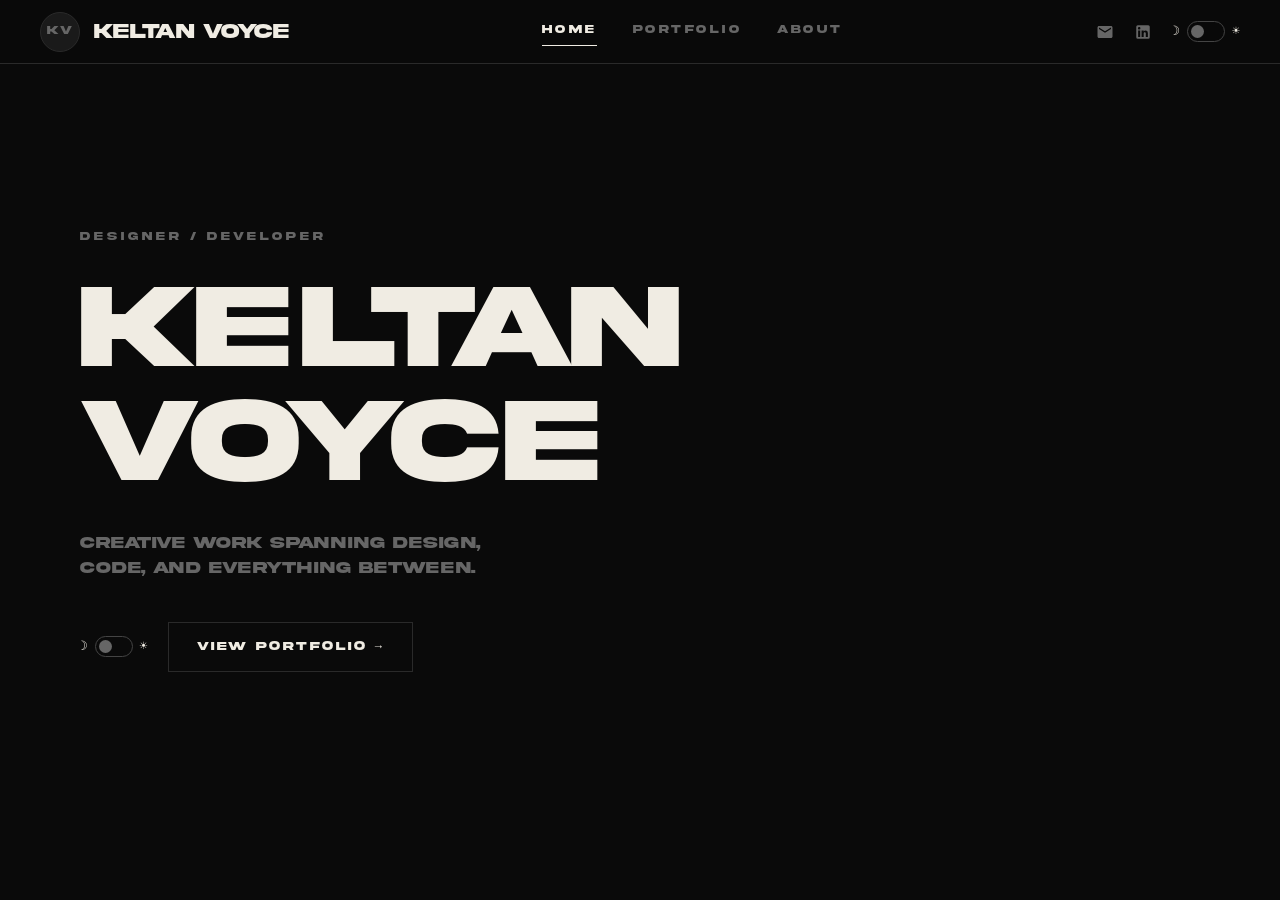
<file: index.html>
<!DOCTYPE html>
<html lang="en">
<head>
  <meta charset="UTF-8">
  <meta name="viewport" content="width=device-width, initial-scale=1.0">
  <title>Keltan Voyce</title>
  <link rel="stylesheet" href="css/style.css">
</head>
<body>

  <nav>
    <a class="nav-left" href="index.html">
      <div class="nav-avatar">
        <!-- <img src="images/profile.jpg" alt="Keltan Voyce"> -->
        <span class="initials">KV</span>
      </div>
      <span class="nav-name">Keltan Voyce</span>
    </a>

    <div class="nav-links">
      <a href="index.html" class="active">Home</a>
      <a href="portfolio.html">Portfolio</a>
      <a href="about.html">About</a>
    </div>

    <div class="nav-icons">
      <a href="mailto:keltanvoy@gmail.com" title="Email" aria-label="Send email">
        <svg viewBox="0 0 24 24"><path d="M20 4H4C2.9 4 2 4.9 2 6v12c0 1.1.9 2 2 2h16c1.1 0 2-.9 2-2V6c0-1.1-.9-2-2-2zm0 4l-8 5-8-5V6l8 5 8-5v2z"/></svg>
      </a>
      <a href="https://www.linkedin.com/in/keltan-voyce-00b144232/" title="LinkedIn" aria-label="LinkedIn" target="_blank" rel="noopener">
        <svg viewBox="0 0 24 24"><path d="M19 3A2 2 0 0 1 21 5V19A2 2 0 0 1 19 21H5A2 2 0 0 1 3 19V5A2 2 0 0 1 5 3H19M18.5 18.5V13.2A3.26 3.26 0 0 0 15.24 9.94C14.39 9.94 13.4 10.46 12.92 11.24V10.13H10.13V18.5H12.92V13.57C12.92 12.8 13.54 12.17 14.31 12.17A1.4 1.4 0 0 1 15.71 13.57V18.5H18.5M6.88 8.56A1.68 1.68 0 0 0 8.56 6.88C8.56 5.95 7.81 5.19 6.88 5.19A1.69 1.69 0 0 0 5.19 6.88C5.19 7.81 5.95 8.56 6.88 8.56M8.27 18.5V10.13H5.5V18.5H8.27Z"/></svg>
      </a>
      <label class="theme-toggle" title="Toggle day/night">
        <span class="toggle-icon">☽</span>
        <input type="checkbox" class="theme-switch">
        <span class="toggle-track"><span class="toggle-thumb"></span></span>
        <span class="toggle-icon">☀</span>
      </label>
    </div>
  </nav>

  <main class="home-main">
    <div class="home-hero">
      <p class="home-eyebrow">Designer / Developer</p>
      <h1 class="home-title">Keltan<br>Voyce</h1>
      <p class="home-sub">
        <!--  Write a short tagline or bio here  -->
        Creative work spanning design, code, and everything between.
      </p>
      <div class="home-cta-row">
        <label class="theme-toggle" title="Toggle day/night">
          <span class="toggle-icon">☽</span>
          <input type="checkbox" class="theme-switch">
          <span class="toggle-track"><span class="toggle-thumb"></span></span>
          <span class="toggle-icon">☀</span>
        </label>
        <a href="portfolio.html" class="home-cta">View Portfolio →</a>
      </div>
    </div>
  </main>

  <script src="js/main.js"></script>
</body>
</html>
</file>
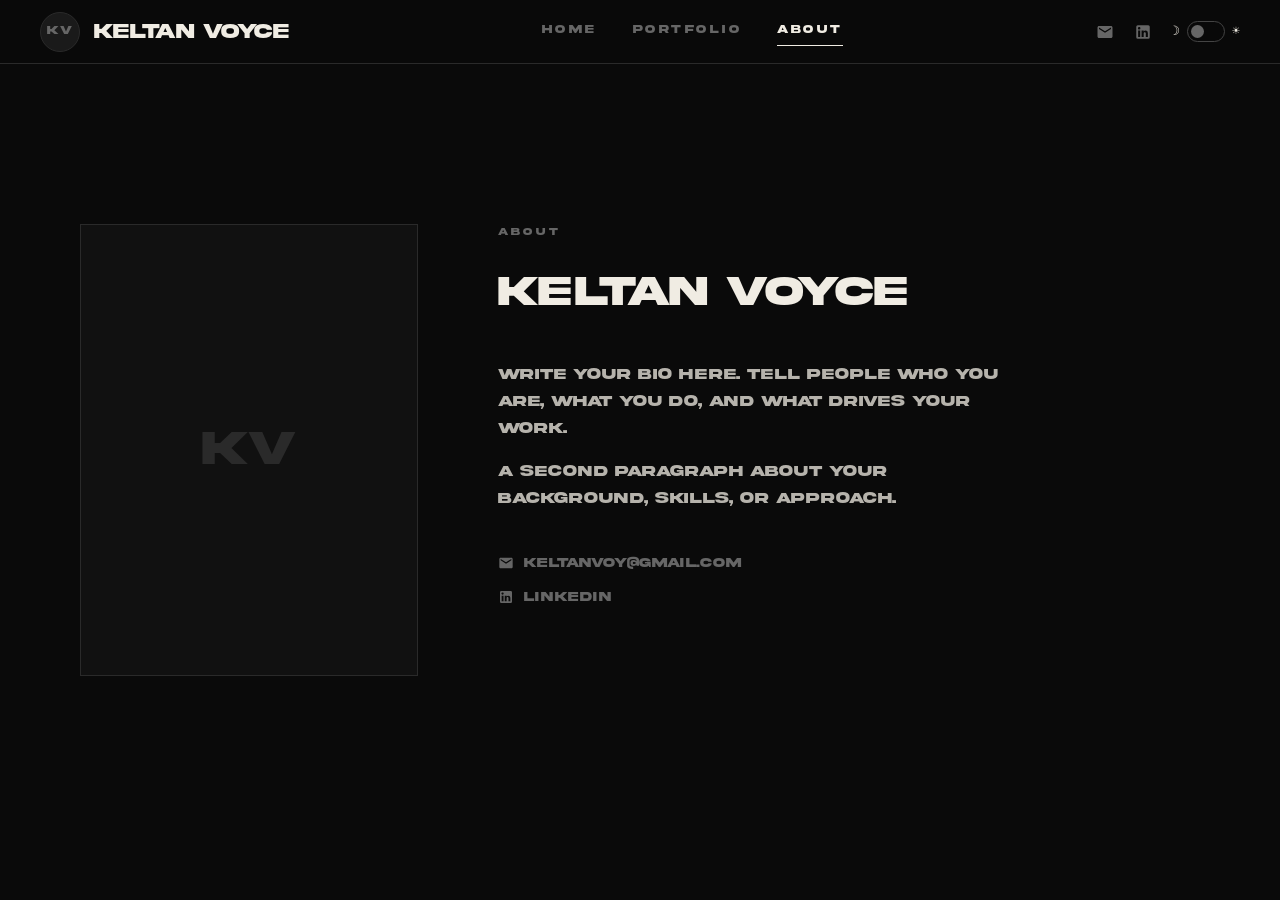
<file: about.html>
<!DOCTYPE html>
<html lang="en">
<head>
  <meta charset="UTF-8">
  <meta name="viewport" content="width=device-width, initial-scale=1.0">
  <title>Keltan Voyce — About</title>
  <link rel="stylesheet" href="css/style.css">
</head>
<body>

  <nav>
    <a class="nav-left" href="index.html">
      <div class="nav-avatar">
        <!-- <img src="images/profile.jpg" alt="Keltan Voyce"> -->
        <span class="initials">KV</span>
      </div>
      <span class="nav-name">Keltan Voyce</span>
    </a>

    <div class="nav-links">
      <a href="index.html">Home</a>
      <a href="portfolio.html">Portfolio</a>
      <a href="about.html" class="active">About</a>
    </div>

    <div class="nav-icons">
      <a href="mailto:keltanvoy@gmail.com" title="Email" aria-label="Send email">
        <svg viewBox="0 0 24 24"><path d="M20 4H4C2.9 4 2 4.9 2 6v12c0 1.1.9 2 2 2h16c1.1 0 2-.9 2-2V6c0-1.1-.9-2-2-2zm0 4l-8 5-8-5V6l8 5 8-5v2z"/></svg>
      </a>
      <a href="https://www.linkedin.com/in/keltan-voyce-00b144232/" title="LinkedIn" aria-label="LinkedIn" target="_blank" rel="noopener">
        <svg viewBox="0 0 24 24"><path d="M19 3A2 2 0 0 1 21 5V19A2 2 0 0 1 19 21H5A2 2 0 0 1 3 19V5A2 2 0 0 1 5 3H19M18.5 18.5V13.2A3.26 3.26 0 0 0 15.24 9.94C14.39 9.94 13.4 10.46 12.92 11.24V10.13H10.13V18.5H12.92V13.57C12.92 12.8 13.54 12.17 14.31 12.17A1.4 1.4 0 0 1 15.71 13.57V18.5H18.5M6.88 8.56A1.68 1.68 0 0 0 8.56 6.88C8.56 5.95 7.81 5.19 6.88 5.19A1.69 1.69 0 0 0 5.19 6.88C5.19 7.81 5.95 8.56 6.88 8.56M8.27 18.5V10.13H5.5V18.5H8.27Z"/></svg>
      </a>
      <label class="theme-toggle" title="Toggle day/night">
        <span class="toggle-icon">☽</span>
        <input type="checkbox" class="theme-switch">
        <span class="toggle-track"><span class="toggle-thumb"></span></span>
        <span class="toggle-icon">☀</span>
      </label>
    </div>
  </nav>

  <main class="about-main">
    <div class="about-grid">

      <div class="about-photo-col">
        <!-- Replace with your photo -->
        <div class="about-photo-placeholder">
          <!-- <img src="images/profile-large.jpg" alt="Keltan Voyce"> -->
          <span>KV</span>
        </div>
      </div>

      <div class="about-text-col">
        <p class="about-eyebrow">About</p>
        <h2 class="about-heading">Keltan Voyce</h2>

        <div class="about-body">
          <!--  Replace this with your bio  -->
          <p>Write your bio here. Tell people who you are, what you do, and what drives your work.</p>
          <p>A second paragraph about your background, skills, or approach.</p>
        </div>

        <div class="about-contact">
          <a href="mailto:keltanvoy@gmail.com" class="contact-link">
            <svg viewBox="0 0 24 24"><path d="M20 4H4C2.9 4 2 4.9 2 6v12c0 1.1.9 2 2 2h16c1.1 0 2-.9 2-2V6c0-1.1-.9-2-2-2zm0 4l-8 5-8-5V6l8 5 8-5v2z"/></svg>
            keltanvoy@gmail.com
          </a>
          <a href="https://www.linkedin.com/in/keltan-voyce-00b144232/" class="contact-link" target="_blank" rel="noopener">
            <svg viewBox="0 0 24 24"><path d="M19 3A2 2 0 0 1 21 5V19A2 2 0 0 1 19 21H5A2 2 0 0 1 3 19V5A2 2 0 0 1 5 3H19M18.5 18.5V13.2A3.26 3.26 0 0 0 15.24 9.94C14.39 9.94 13.4 10.46 12.92 11.24V10.13H10.13V18.5H12.92V13.57C12.92 12.8 13.54 12.17 14.31 12.17A1.4 1.4 0 0 1 15.71 13.57V18.5H18.5M6.88 8.56A1.68 1.68 0 0 0 8.56 6.88C8.56 5.95 7.81 5.19 6.88 5.19A1.69 1.69 0 0 0 5.19 6.88C5.19 7.81 5.95 8.56 6.88 8.56M8.27 18.5V10.13H5.5V18.5H8.27Z"/></svg>
            LinkedIn
          </a>
        </div>
      </div>

    </div>
  </main>

  <script src="js/main.js"></script>
</body>
</html>
</file>
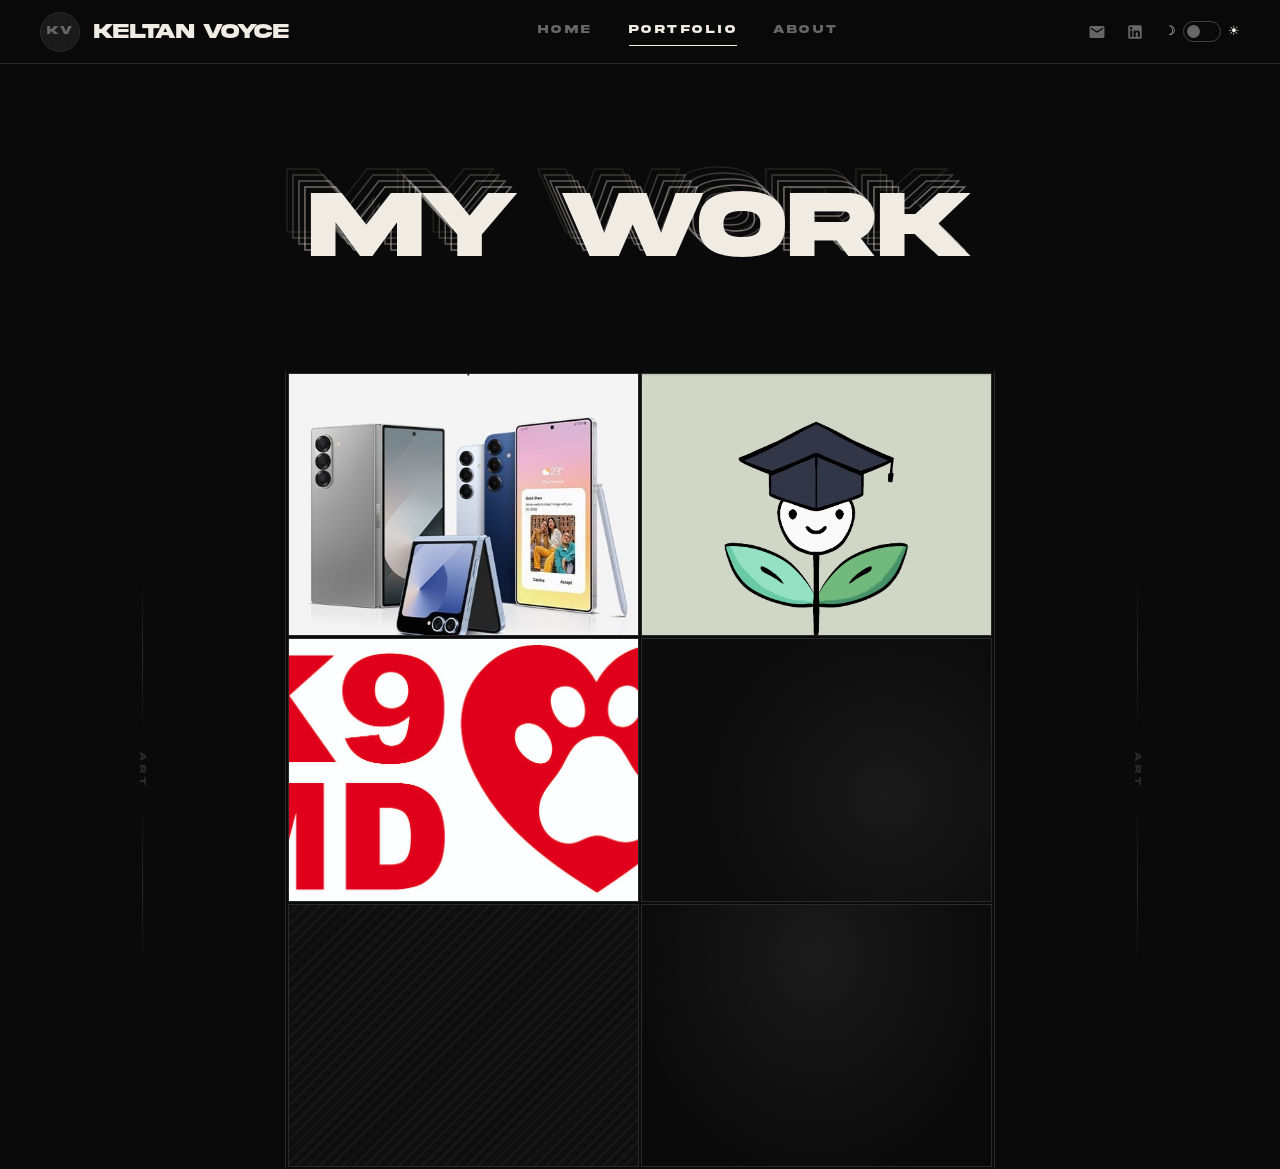
<file: portfolio.html>
<!DOCTYPE html>
<html lang="en">
<head>
  <meta charset="UTF-8">
  <meta name="viewport" content="width=device-width, initial-scale=1.0">
  <title>Keltan Voyce — Portfolio</title>
  <link rel="stylesheet" href="css/style.css">
</head>
<body>

  <!-- ── NAVIGATION ── -->
  <nav>
    <a class="nav-left" href="index.html">
      <div class="nav-avatar">
        <!-- Replace with your photo: <img src="images/profile.jpg" alt="Keltan Voyce"> -->
        <span class="initials">KV</span>
      </div>
      <span class="nav-name">Keltan Voyce</span>
    </a>

    <div class="nav-links">
      <a href="index.html">Home</a>
      <a href="portfolio.html" class="active">Portfolio</a>
      <a href="about.html">About</a>
    </div>

    <div class="nav-icons">
      <a href="mailto:keltanvoy@gmail.com" title="Email" aria-label="Send email">
        <svg viewBox="0 0 24 24" xmlns="http://www.w3.org/2000/svg">
          <path d="M20 4H4C2.9 4 2 4.9 2 6v12c0 1.1.9 2 2 2h16c1.1 0 2-.9 2-2V6c0-1.1-.9-2-2-2zm0 4l-8 5-8-5V6l8 5 8-5v2z"/>
        </svg>
      </a>
      <a href="https://www.linkedin.com/in/keltan-voyce-00b144232/" title="LinkedIn" aria-label="LinkedIn profile" target="_blank" rel="noopener">
        <svg viewBox="0 0 24 24" xmlns="http://www.w3.org/2000/svg">
          <path d="M19 3A2 2 0 0 1 21 5V19A2 2 0 0 1 19 21H5A2 2 0 0 1 3 19V5A2 2 0 0 1 5 3H19M18.5 18.5V13.2A3.26 3.26 0 0 0 15.24 9.94C14.39 9.94 13.4 10.46 12.92 11.24V10.13H10.13V18.5H12.92V13.57C12.92 12.8 13.54 12.17 14.31 12.17A1.4 1.4 0 0 1 15.71 13.57V18.5H18.5M6.88 8.56A1.68 1.68 0 0 0 8.56 6.88C8.56 5.95 7.81 5.19 6.88 5.19A1.69 1.69 0 0 0 5.19 6.88C5.19 7.81 5.95 8.56 6.88 8.56M8.27 18.5V10.13H5.5V18.5H8.27Z"/>
        </svg>
      </a>
      <label class="theme-toggle" title="Toggle day/night">
        <span class="toggle-icon">☽</span>
        <input type="checkbox" class="theme-switch">
        <span class="toggle-track"><span class="toggle-thumb"></span></span>
        <span class="toggle-icon">☀</span>
      </label>
    </div>
  </nav>

  <!-- ── MAIN ── -->
  <main>

    <!-- Spinning title -->
    <section class="title-section">
      <h1 class="spin-title">
        <span class="layer layer-4">My Work</span>
        <span class="layer layer-3">My Work</span>
        <span class="layer layer-2">My Work</span>
        <span class="layer layer-1">My Work</span>
        <span class="layer-base">My Work</span>
      </h1>
    </section>

    <!-- Gallery with side art margins -->
    <div class="gallery-wrapper">

      <!-- LEFT MARGIN — place your custom art here -->
      <aside class="side-margin left" aria-hidden="true">
        <div class="side-art-deco"></div>
        <!--
          CUSTOM ART SLOT (LEFT)
          Replace this comment with an <img> or inline <svg>:
          <img src="images/art-left.png" alt="" class="side-art-img">
        -->
        <span class="side-art-placeholder">Art</span>
        <div class="side-art-deco"></div>
      </aside>

      <!-- GALLERY GRID -->
      <div class="gallery-grid">

        <a class="gallery-item" href="projects/project-01.html">
          <div class="gallery-item-inner">
            <img src="images/project-01.jpg" alt="Samsung Z/S Series IMC">
          </div>
          <div class="gallery-overlay">
            <span class="overlay-title">Samsung Z/S Series IMC</span>
            <span class="overlay-sub">Marketing · 2024</span>
            <span class="overlay-arrow">→</span>
          </div>
        </a>

        <a class="gallery-item" href="projects/project-02.html">
          <div class="gallery-item-inner">
            <img src="images/project-02.png" alt="The Student Gardeners">
          </div>
          <div class="gallery-overlay">
            <span class="overlay-title">The Student Gardeners</span>
            <span class="overlay-sub">Business · 2024</span>
            <span class="overlay-arrow">→</span>
          </div>
        </a>

        <a class="gallery-item" href="projects/project-03.html">
          <div class="gallery-item-inner">
            <img src="images/project-03.jpg" alt="K9MD Medical Detection Sales Plan">
          </div>
          <div class="gallery-overlay">
            <span class="overlay-title">K9MD Medical Detection</span>
            <span class="overlay-sub">Sales Strategy · 2024</span>
            <span class="overlay-arrow">→</span>
          </div>
        </a>

        <a class="gallery-item" href="projects/project-04.html">
          <div class="gallery-item-inner">
            <div class="img-placeholder img-4"></div>
          </div>
          <div class="gallery-overlay">
            <span class="overlay-title">Project Title</span>
            <span class="overlay-sub">Category · 2024</span>
            <span class="overlay-arrow">→</span>
          </div>
        </a>

        <a class="gallery-item" href="projects/project-05.html">
          <div class="gallery-item-inner">
            <div class="img-placeholder img-5"></div>
          </div>
          <div class="gallery-overlay">
            <span class="overlay-title">Project Title</span>
            <span class="overlay-sub">Category · 2024</span>
            <span class="overlay-arrow">→</span>
          </div>
        </a>

        <a class="gallery-item" href="projects/project-06.html">
          <div class="gallery-item-inner">
            <div class="img-placeholder img-6"></div>
          </div>
          <div class="gallery-overlay">
            <span class="overlay-title">Project Title</span>
            <span class="overlay-sub">Category · 2024</span>
            <span class="overlay-arrow">→</span>
          </div>
        </a>

        <!-- ADD MORE PROJECTS: copy a gallery-item block and increment the number -->

      </div>

      <!-- RIGHT MARGIN — place your custom art here -->
      <aside class="side-margin right" aria-hidden="true">
        <div class="side-art-deco"></div>
        <!--
          CUSTOM ART SLOT (RIGHT)
          <img src="images/art-right.png" alt="" class="side-art-img">
        -->
        <span class="side-art-placeholder">Art</span>
        <div class="side-art-deco"></div>
      </aside>

    </div>
  </main>

  <script src="js/main.js"></script>
</body>
</html>
</file>
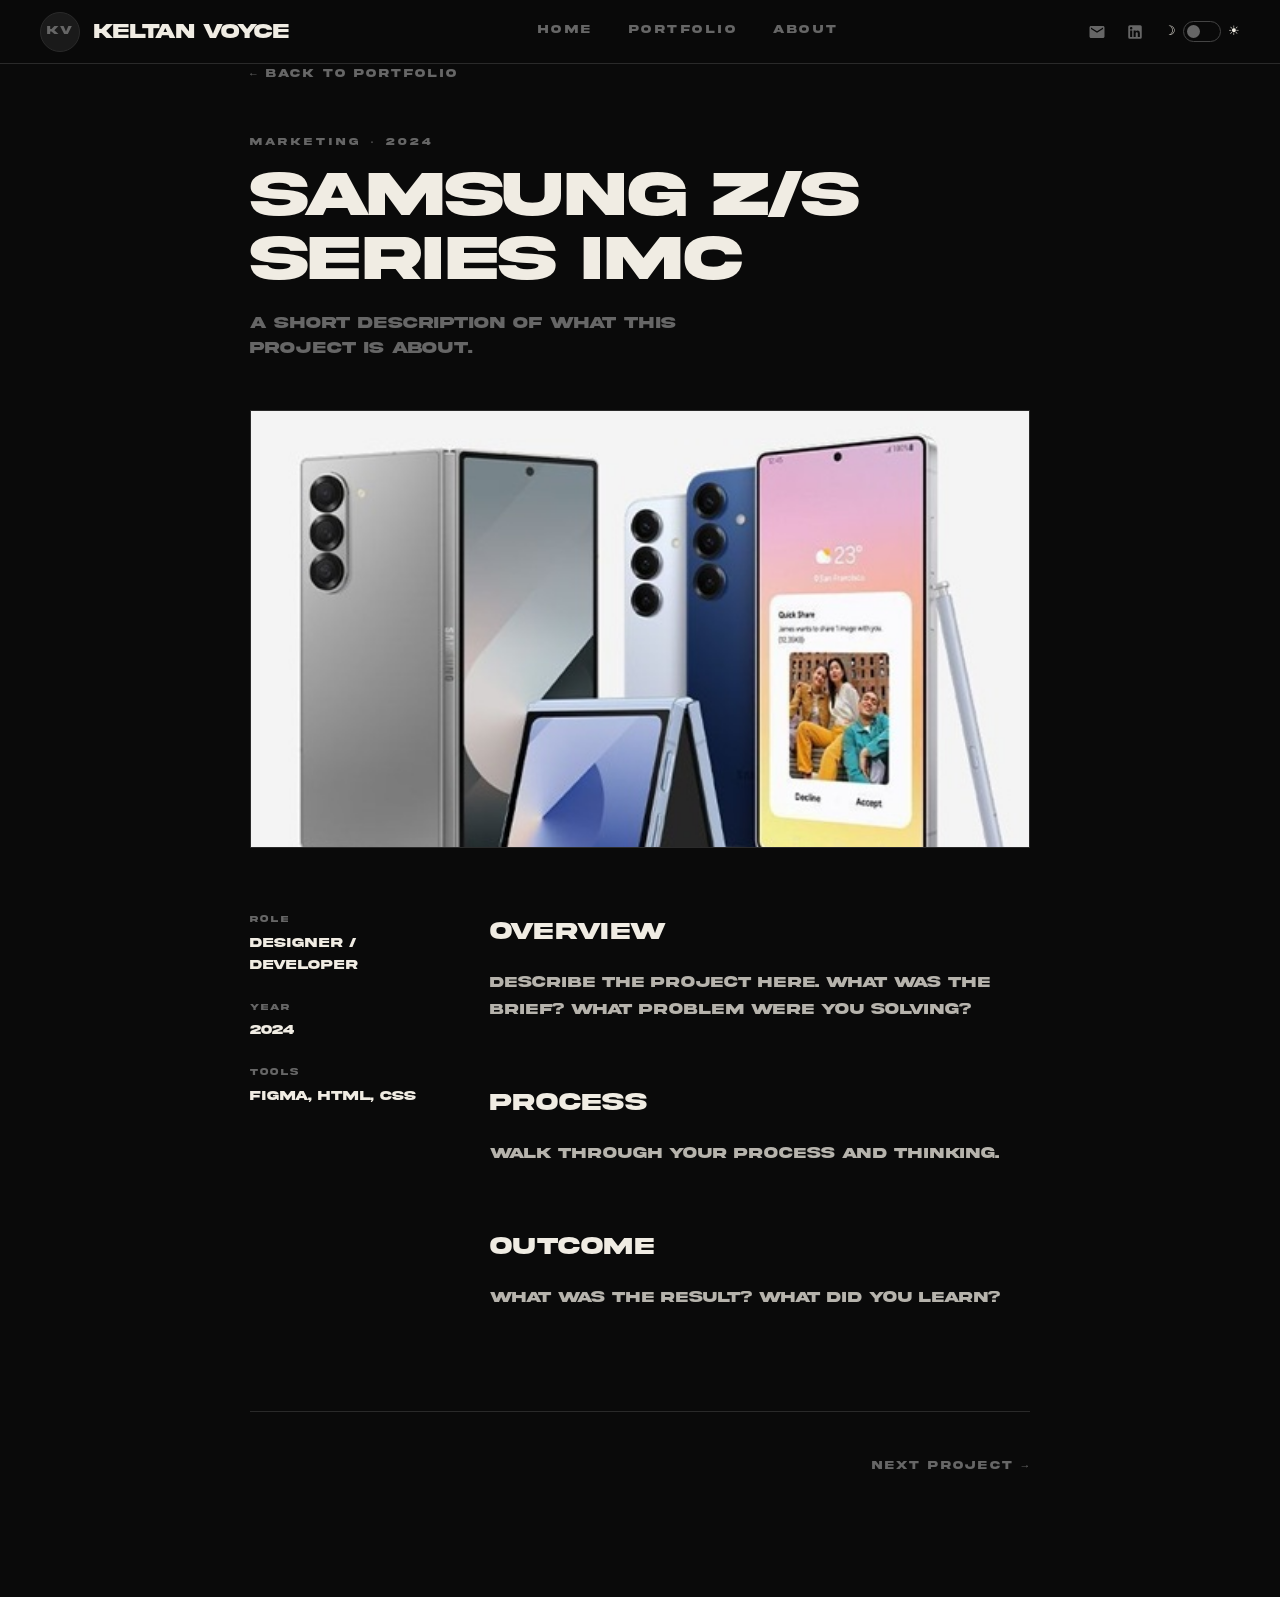
<file: projects/project-01.html>
<!DOCTYPE html>
<html lang="en">
<head>
  <meta charset="UTF-8">
  <meta name="viewport" content="width=device-width, initial-scale=1.0">
  <title>Keltan Voyce — Samsung Z/S Series IMC</title>
  <link rel="stylesheet" href="../css/style.css">
</head>
<body>

  <nav>
    <a class="nav-left" href="../index.html">
      <div class="nav-avatar">
        <!-- <img src="../images/profile.jpg" alt="Keltan Voyce"> -->
        <span class="initials">KV</span>
      </div>
      <span class="nav-name">Keltan Voyce</span>
    </a>

    <div class="nav-links">
      <a href="../index.html">Home</a>
      <a href="../portfolio.html">Portfolio</a>
      <a href="../about.html">About</a>
    </div>

    <div class="nav-icons">
      <a href="mailto:keltanvoy@gmail.com" title="Email" aria-label="Send email">
        <svg viewBox="0 0 24 24"><path d="M20 4H4C2.9 4 2 4.9 2 6v12c0 1.1.9 2 2 2h16c1.1 0 2-.9 2-2V6c0-1.1-.9-2-2-2zm0 4l-8 5-8-5V6l8 5 8-5v2z"/></svg>
      </a>
      <a href="https://www.linkedin.com/in/keltan-voyce-00b144232/" title="LinkedIn" aria-label="LinkedIn" target="_blank" rel="noopener">
        <svg viewBox="0 0 24 24"><path d="M19 3A2 2 0 0 1 21 5V19A2 2 0 0 1 19 21H5A2 2 0 0 1 3 19V5A2 2 0 0 1 5 3H19M18.5 18.5V13.2A3.26 3.26 0 0 0 15.24 9.94C14.39 9.94 13.4 10.46 12.92 11.24V10.13H10.13V18.5H12.92V13.57C12.92 12.8 13.54 12.17 14.31 12.17A1.4 1.4 0 0 1 15.71 13.57V18.5H18.5M6.88 8.56A1.68 1.68 0 0 0 8.56 6.88C8.56 5.95 7.81 5.19 6.88 5.19A1.69 1.69 0 0 0 5.19 6.88C5.19 7.81 5.95 8.56 6.88 8.56M8.27 18.5V10.13H5.5V18.5H8.27Z"/></svg>
      </a>
      <label class="theme-toggle" title="Toggle day/night">
        <span class="toggle-icon">☽</span>
        <input type="checkbox" class="theme-switch">
        <span class="toggle-track"><span class="toggle-thumb"></span></span>
        <span class="toggle-icon">☀</span>
      </label>
    </div>
  </nav>

  <main class="project-main">

    <div class="project-back">
      <a href="../portfolio.html">← Back to Portfolio</a>
    </div>

    <header class="project-header">
      <p class="project-category">Marketing · 2024</p>
      <h1 class="project-title">Samsung Z/S Series IMC</h1>
      <p class="project-tagline">A short description of what this project is about.</p>
    </header>

    <!-- Hero image -->
    <div class="project-hero">
      <img src="../images/project-01.jpg" alt="Samsung Z/S Series IMC">
    </div>

    <!-- Project details -->
    <div class="project-body">

      <div class="project-meta">
        <div class="meta-item">
          <span class="meta-label">Role</span>
          <span class="meta-value">Designer / Developer</span>
        </div>
        <div class="meta-item">
          <span class="meta-label">Year</span>
          <span class="meta-value">2024</span>
        </div>
        <div class="meta-item">
          <span class="meta-label">Tools</span>
          <span class="meta-value">Figma, HTML, CSS</span>
        </div>
      </div>

      <div class="project-text">
        <h2>Overview</h2>
        <p>Describe the project here. What was the brief? What problem were you solving?</p>

        <h2>Process</h2>
        <p>Walk through your process and thinking.</p>

        <!-- Add more images inline: -->
        <!-- <img src="../images/projects/project-01-detail.jpg" alt="Detail"> -->

        <h2>Outcome</h2>
        <p>What was the result? What did you learn?</p>
      </div>

    </div>

    <!-- Next project link -->
    <div class="project-nav">
      <a href="project-02.html" class="project-next">Next Project →</a>
    </div>

  </main>

  <script src="../js/main.js"></script>
</body>
</html>
</file>
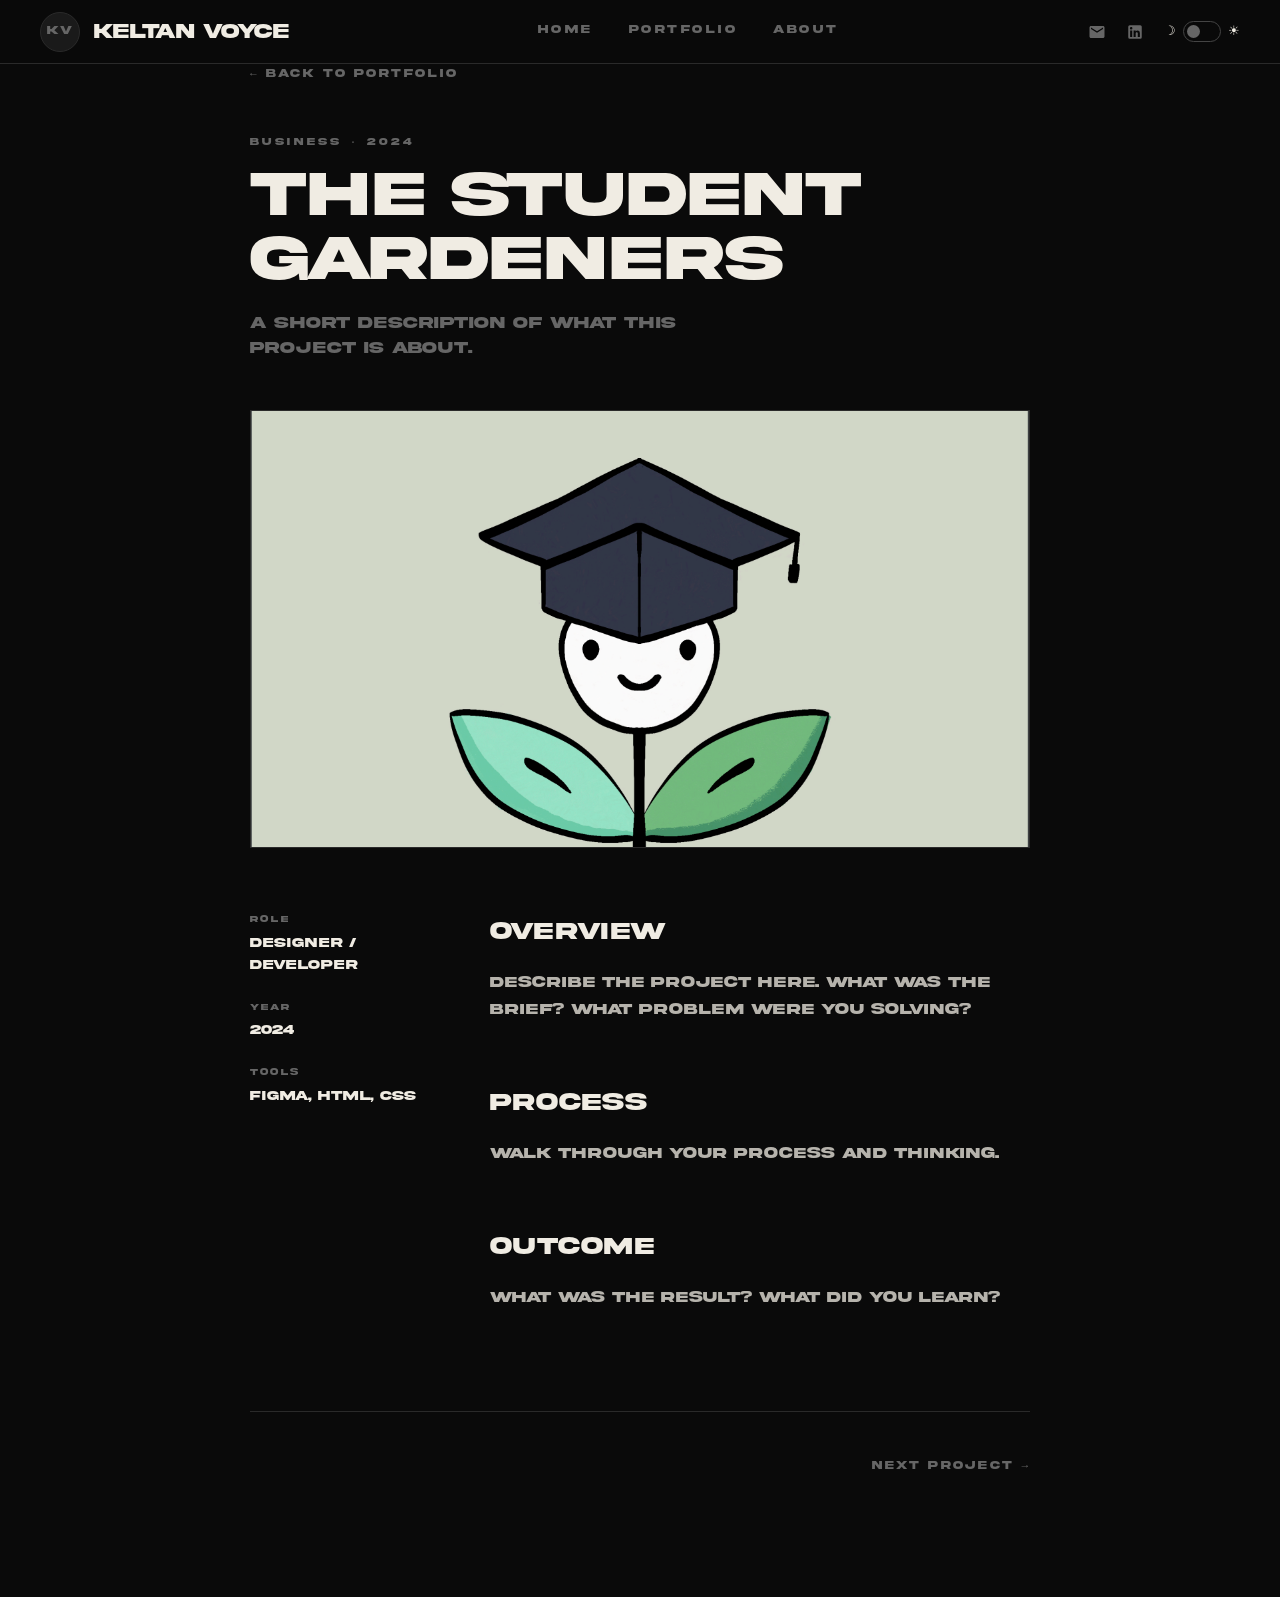
<file: projects/project-02.html>
<!DOCTYPE html>
<html lang="en">
<head>
  <meta charset="UTF-8">
  <meta name="viewport" content="width=device-width, initial-scale=1.0">
  <title>Keltan Voyce — The Student Gardeners</title>
  <link rel="stylesheet" href="../css/style.css">
</head>
<body>

  <nav>
    <a class="nav-left" href="../index.html">
      <div class="nav-avatar">
        <!-- <img src="../images/profile.jpg" alt="Keltan Voyce"> -->
        <span class="initials">KV</span>
      </div>
      <span class="nav-name">Keltan Voyce</span>
    </a>

    <div class="nav-links">
      <a href="../index.html">Home</a>
      <a href="../portfolio.html">Portfolio</a>
      <a href="../about.html">About</a>
    </div>

    <div class="nav-icons">
      <a href="mailto:keltanvoy@gmail.com" title="Email" aria-label="Send email">
        <svg viewBox="0 0 24 24"><path d="M20 4H4C2.9 4 2 4.9 2 6v12c0 1.1.9 2 2 2h16c1.1 0 2-.9 2-2V6c0-1.1-.9-2-2-2zm0 4l-8 5-8-5V6l8 5 8-5v2z"/></svg>
      </a>
      <a href="https://www.linkedin.com/in/keltan-voyce-00b144232/" title="LinkedIn" aria-label="LinkedIn" target="_blank" rel="noopener">
        <svg viewBox="0 0 24 24"><path d="M19 3A2 2 0 0 1 21 5V19A2 2 0 0 1 19 21H5A2 2 0 0 1 3 19V5A2 2 0 0 1 5 3H19M18.5 18.5V13.2A3.26 3.26 0 0 0 15.24 9.94C14.39 9.94 13.4 10.46 12.92 11.24V10.13H10.13V18.5H12.92V13.57C12.92 12.8 13.54 12.17 14.31 12.17A1.4 1.4 0 0 1 15.71 13.57V18.5H18.5M6.88 8.56A1.68 1.68 0 0 0 8.56 6.88C8.56 5.95 7.81 5.19 6.88 5.19A1.69 1.69 0 0 0 5.19 6.88C5.19 7.81 5.95 8.56 6.88 8.56M8.27 18.5V10.13H5.5V18.5H8.27Z"/></svg>
      </a>
      <label class="theme-toggle" title="Toggle day/night">
        <span class="toggle-icon">☽</span>
        <input type="checkbox" class="theme-switch">
        <span class="toggle-track"><span class="toggle-thumb"></span></span>
        <span class="toggle-icon">☀</span>
      </label>
    </div>
  </nav>

  <main class="project-main">

    <div class="project-back">
      <a href="../portfolio.html">← Back to Portfolio</a>
    </div>

    <header class="project-header">
      <p class="project-category">Business · 2024</p>
      <h1 class="project-title">The Student Gardeners</h1>
      <p class="project-tagline">A short description of what this project is about.</p>
    </header>

    <!-- Hero image -->
    <div class="project-hero">
      <img src="../images/project-02.png" alt="The Student Gardeners">
    </div>

    <!-- Project details -->
    <div class="project-body">

      <div class="project-meta">
        <div class="meta-item">
          <span class="meta-label">Role</span>
          <span class="meta-value">Designer / Developer</span>
        </div>
        <div class="meta-item">
          <span class="meta-label">Year</span>
          <span class="meta-value">2024</span>
        </div>
        <div class="meta-item">
          <span class="meta-label">Tools</span>
          <span class="meta-value">Figma, HTML, CSS</span>
        </div>
      </div>

      <div class="project-text">
        <h2>Overview</h2>
        <p>Describe the project here. What was the brief? What problem were you solving?</p>

        <h2>Process</h2>
        <p>Walk through your process and thinking.</p>

        <!-- Add more images inline: -->
        <!-- <img src="../images/projects/project-01-detail.jpg" alt="Detail"> -->

        <h2>Outcome</h2>
        <p>What was the result? What did you learn?</p>
      </div>

    </div>

    <!-- Next project link -->
    <div class="project-nav">
      <a href="project-03.html" class="project-next">Next Project →</a>
    </div>

  </main>

  <script src="../js/main.js"></script>
</body>
</html>
</file>
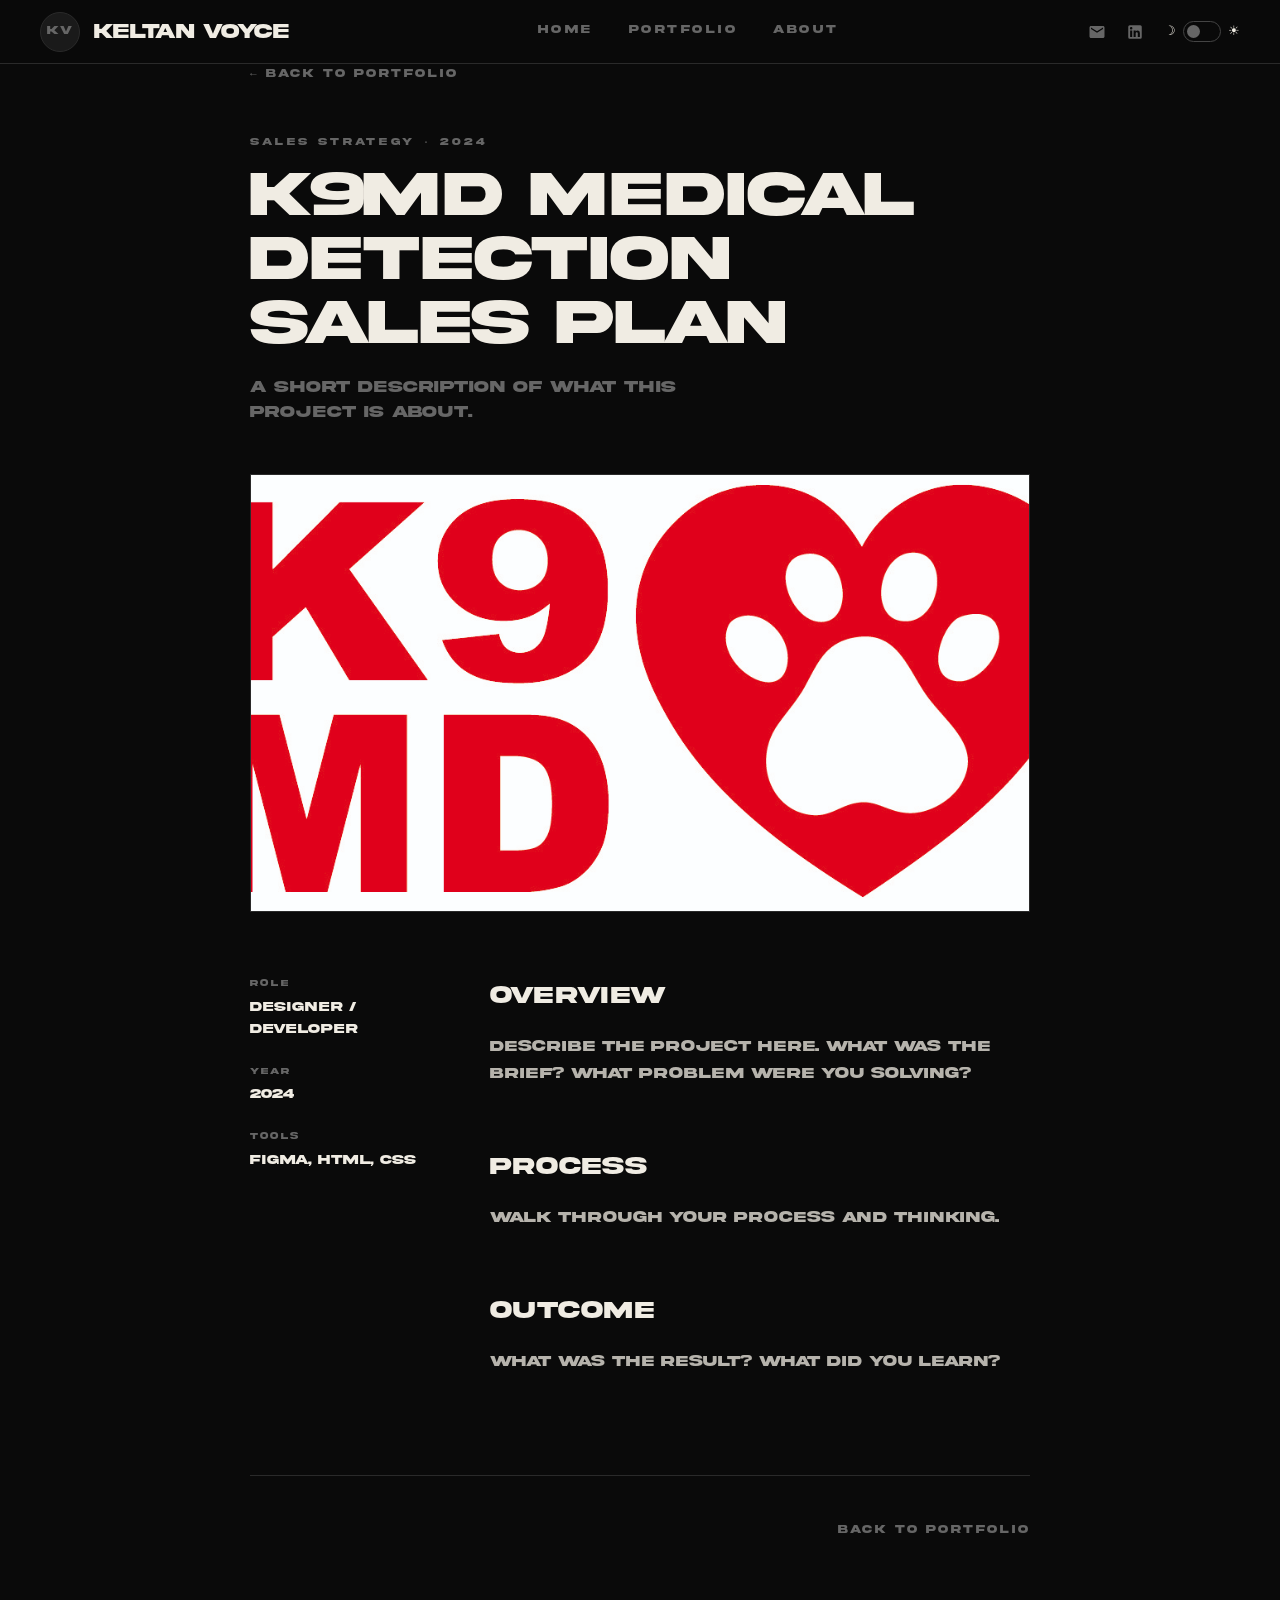
<file: projects/project-03.html>
<!DOCTYPE html>
<html lang="en">
<head>
  <meta charset="UTF-8">
  <meta name="viewport" content="width=device-width, initial-scale=1.0">
  <title>Keltan Voyce — K9MD Medical Detection Sales Plan</title>
  <link rel="stylesheet" href="../css/style.css">
</head>
<body>

  <nav>
    <a class="nav-left" href="../index.html">
      <div class="nav-avatar">
        <!-- <img src="../images/profile.jpg" alt="Keltan Voyce"> -->
        <span class="initials">KV</span>
      </div>
      <span class="nav-name">Keltan Voyce</span>
    </a>

    <div class="nav-links">
      <a href="../index.html">Home</a>
      <a href="../portfolio.html">Portfolio</a>
      <a href="../about.html">About</a>
    </div>

    <div class="nav-icons">
      <a href="mailto:keltanvoy@gmail.com" title="Email" aria-label="Send email">
        <svg viewBox="0 0 24 24"><path d="M20 4H4C2.9 4 2 4.9 2 6v12c0 1.1.9 2 2 2h16c1.1 0 2-.9 2-2V6c0-1.1-.9-2-2-2zm0 4l-8 5-8-5V6l8 5 8-5v2z"/></svg>
      </a>
      <a href="https://www.linkedin.com/in/keltan-voyce-00b144232/" title="LinkedIn" aria-label="LinkedIn" target="_blank" rel="noopener">
        <svg viewBox="0 0 24 24"><path d="M19 3A2 2 0 0 1 21 5V19A2 2 0 0 1 19 21H5A2 2 0 0 1 3 19V5A2 2 0 0 1 5 3H19M18.5 18.5V13.2A3.26 3.26 0 0 0 15.24 9.94C14.39 9.94 13.4 10.46 12.92 11.24V10.13H10.13V18.5H12.92V13.57C12.92 12.8 13.54 12.17 14.31 12.17A1.4 1.4 0 0 1 15.71 13.57V18.5H18.5M6.88 8.56A1.68 1.68 0 0 0 8.56 6.88C8.56 5.95 7.81 5.19 6.88 5.19A1.69 1.69 0 0 0 5.19 6.88C5.19 7.81 5.95 8.56 6.88 8.56M8.27 18.5V10.13H5.5V18.5H8.27Z"/></svg>
      </a>
      <label class="theme-toggle" title="Toggle day/night">
        <span class="toggle-icon">☽</span>
        <input type="checkbox" class="theme-switch">
        <span class="toggle-track"><span class="toggle-thumb"></span></span>
        <span class="toggle-icon">☀</span>
      </label>
    </div>
  </nav>

  <main class="project-main">

    <div class="project-back">
      <a href="../portfolio.html">← Back to Portfolio</a>
    </div>

    <header class="project-header">
      <p class="project-category">Sales Strategy · 2024</p>
      <h1 class="project-title">K9MD Medical Detection Sales Plan</h1>
      <p class="project-tagline">A short description of what this project is about.</p>
    </header>

    <!-- Hero image -->
    <div class="project-hero">
      <img src="../images/project-03.jpg" alt="K9MD Medical Detection Sales Plan">
    </div>

    <!-- Project details -->
    <div class="project-body">

      <div class="project-meta">
        <div class="meta-item">
          <span class="meta-label">Role</span>
          <span class="meta-value">Designer / Developer</span>
        </div>
        <div class="meta-item">
          <span class="meta-label">Year</span>
          <span class="meta-value">2024</span>
        </div>
        <div class="meta-item">
          <span class="meta-label">Tools</span>
          <span class="meta-value">Figma, HTML, CSS</span>
        </div>
      </div>

      <div class="project-text">
        <h2>Overview</h2>
        <p>Describe the project here. What was the brief? What problem were you solving?</p>

        <h2>Process</h2>
        <p>Walk through your process and thinking.</p>

        <!-- Add more images inline: -->
        <!-- <img src="../images/projects/project-01-detail.jpg" alt="Detail"> -->

        <h2>Outcome</h2>
        <p>What was the result? What did you learn?</p>
      </div>

    </div>

    <!-- Next project link -->
    <div class="project-nav">
      <a href="../portfolio.html" class="project-next">Back to Portfolio</a>
    </div>

  </main>

  <script src="../js/main.js"></script>
</body>
</html>
</file>
<file: css/style.css>
/* ─────────────────────────────────────────
   Keltan Voyce Portfolio — style.css
   ───────────────────────────────────────── */

@font-face {
  font-family: 'Akira Expanded';
  src: url('../fonts/AkiraExpandedDemo.otf') format('opentype');
  font-weight: normal;
  font-style: normal;
}

/* ── RESET ── */
*, *::before, *::after {
  box-sizing: border-box;
  margin: 0;
  padding: 0;
}

/* ── TOKENS ── */
:root {
  --bg:          #0a0a0a;
  --fg:          #f0ece3;
  --muted:       #666;
  --border:      #2a2a2a;
  --border-hover:#444;
  --nav-bg:      rgba(10, 10, 10, 0.96);
  --overlay-bg:  rgba(10, 10, 10, 0.75);
  --fg-muted:    rgba(240, 236, 227, 0.75);
  --nav-h:       64px;
  --margin-w:    220px;
  --font-serif:  'Akira Expanded', Georgia, serif;
  --font-mono:   'Akira Expanded', 'Courier New', monospace;
}

/* ── LIGHT THEME ── */
body.light {
  --bg:          #f0ece3;
  --fg:          #0a0a0a;
  --muted:       #888;
  --border:      #d0cdc7;
  --border-hover:#aaa;
  --nav-bg:      rgba(240, 236, 227, 0.96);
  --overlay-bg:  rgba(240, 236, 227, 0.85);
  --fg-muted:    rgba(10, 10, 10, 0.7);
}

/* ── BASE ── */
html { scroll-behavior: smooth; }

body {
  background: var(--bg);
  color: var(--fg);
  font-family: var(--font-mono);
  font-size: 15px;
  line-height: 1.7;
  min-height: 100vh;
}

a { color: inherit; }
img { display: block; width: 100%; height: 100%; object-fit: cover; }

/* ─────────────────────────────────────────
   NAVIGATION
   ───────────────────────────────────────── */
nav {
  position: fixed;
  top: 0; left: 0; right: 0;
  height: var(--nav-h);
  background: var(--nav-bg);
  border-bottom: 1px solid var(--border);
  display: flex;
  align-items: center;
  justify-content: space-between;
  padding: 0 40px;
  z-index: 100;
  backdrop-filter: blur(10px);
  -webkit-backdrop-filter: blur(10px);
}

/* Left: avatar + name */
.nav-left {
  display: flex;
  align-items: center;
  gap: 14px;
  text-decoration: none;
  color: var(--fg);
}

.nav-avatar {
  width: 40px;
  height: 40px;
  border-radius: 50%;
  border: 1px solid var(--border);
  background: #1a1a1a;
  display: flex;
  align-items: center;
  justify-content: center;
  overflow: hidden;
  flex-shrink: 0;
}

.nav-avatar img {
  /* shown when src is set */
}

.nav-avatar .initials {
  font-size: 12px;
  letter-spacing: 1px;
  color: var(--muted);
}

.nav-name {
  font-family: var(--font-serif);
  font-size: 20px;
  font-weight: 700;
  letter-spacing: -0.5px;
}

/* Centre: page links */
.nav-links {
  display: flex;
  align-items: center;
  gap: 36px;
}

.nav-links a {
  font-size: 11px;
  text-transform: uppercase;
  letter-spacing: 2.5px;
  color: var(--muted);
  text-decoration: none;
  transition: color 0.2s;
  position: relative;
  padding-bottom: 2px;
}

.nav-links a:hover { color: var(--fg); }

.nav-links a.active {
  color: var(--fg);
}

/* Underline for active link */
.nav-links a.active::after {
  content: '';
  position: absolute;
  bottom: -4px;
  left: 0; right: 0;
  height: 1px;
  background: var(--fg);
}

/* Right: icon links */
.nav-icons {
  display: flex;
  align-items: center;
  gap: 20px;
}

.nav-icons a {
  color: var(--muted);
  text-decoration: none;
  display: flex;
  align-items: center;
  transition: color 0.2s;
}

.nav-icons a:hover { color: var(--fg); }
.nav-icons svg { width: 18px; height: 18px; fill: currentColor; }

/* ── THEME TOGGLE ── */
.theme-toggle {
  display: flex;
  align-items: center;
  gap: 7px;
  cursor: pointer;
  user-select: none;
}
.theme-toggle input { display: none; }
.toggle-track {
  width: 38px;
  height: 21px;
  border: 1px solid var(--border-hover);
  border-radius: 12px;
  position: relative;
  transition: border-color 0.3s, background 0.3s;
  background: transparent;
  flex-shrink: 0;
}
.toggle-thumb {
  position: absolute;
  top: 3px;
  left: 3px;
  width: 13px;
  height: 13px;
  border-radius: 50%;
  background: var(--muted);
  transition: transform 0.3s, background 0.3s;
}
body.light .toggle-thumb {
  transform: translateX(17px);
  background: var(--fg);
}
.toggle-icon {
  font-size: 13px;
  line-height: 1;
}

/* ─────────────────────────────────────────
   SHARED
   ───────────────────────────────────────── */
main {
  padding-top: var(--nav-h);
}

/* ─────────────────────────────────────────
   HOME PAGE
   ───────────────────────────────────────── */
.home-main {
  min-height: 100vh;
  display: flex;
  align-items: center;
  padding: 0 80px;
}

.home-hero {
  max-width: 700px;
}

.home-eyebrow {
  font-size: 11px;
  text-transform: uppercase;
  letter-spacing: 3px;
  color: var(--muted);
  margin-bottom: 24px;
}

.home-title {
  font-family: var(--font-serif);
  font-size: clamp(64px, 10vw, 120px);
  font-weight: 700;
  line-height: 0.95;
  letter-spacing: -3px;
  margin-bottom: 32px;
}

.home-sub {
  font-size: 16px;
  color: var(--muted);
  max-width: 420px;
  margin-bottom: 40px;
  line-height: 1.6;
}

.home-cta {
  display: inline-block;
  font-size: 12px;
  letter-spacing: 2px;
  text-transform: uppercase;
  text-decoration: none;
  color: var(--fg);
  border: 1px solid var(--border);
  padding: 14px 28px;
  transition: border-color 0.2s, background 0.2s;
}

.home-cta:hover {
  border-color: var(--fg);
  background: rgba(240, 236, 227, 0.05);
}

.home-cta-row {
  display: flex;
  align-items: center;
  gap: 20px;
}

/* ─────────────────────────────────────────
   PORTFOLIO PAGE
   ───────────────────────────────────────── */

/* Spinning "My Work" title */
.title-section {
  display: flex;
  align-items: center;
  justify-content: center;
  padding: 80px 40px 64px;
}

.spin-title {
  position: relative;
  font-family: var(--font-serif);
  font-size: clamp(52px, 9vw, 96px);
  font-weight: 700;
  letter-spacing: -2px;
  display: inline-block;
  animation: spin3d 18s linear infinite;
  transform-origin: center center;
}

/* Base solid layer */
.spin-title .layer {
  position: absolute;
  top: 0;
  left: 0;
  white-space: nowrap;
  color: transparent;
  -webkit-text-stroke: 1.5px rgba(240, 236, 227, 0.55);
}
.spin-title .layer-1 { transform: translate(-6px,  -6px); -webkit-text-stroke-color: rgba(240,236,227,0.45); }
.spin-title .layer-2 { transform: translate(-12px, -12px); -webkit-text-stroke-color: rgba(240,236,227,0.35); }
.spin-title .layer-3 { transform: translate(-18px, -18px); -webkit-text-stroke-color: rgba(240,236,227,0.22); }
.spin-title .layer-4 { transform: translate(-24px, -24px); -webkit-text-stroke-color: rgba(240,236,227,0.10); }

/* Solid base text on top */
.spin-title .layer-base {
  position: relative;
  color: #f0ece3;
  -webkit-text-stroke: 0;
}

/* Light theme overrides */
body.light .spin-title .layer { -webkit-text-stroke: 1.5px rgba(10,10,10,0.55); }
body.light .spin-title .layer-1 { -webkit-text-stroke-color: rgba(10,10,10,0.45); }
body.light .spin-title .layer-2 { -webkit-text-stroke-color: rgba(10,10,10,0.35); }
body.light .spin-title .layer-3 { -webkit-text-stroke-color: rgba(10,10,10,0.22); }
body.light .spin-title .layer-4 { -webkit-text-stroke-color: rgba(10,10,10,0.10); }
body.light .spin-title .layer-base { color: #0a0a0a; }

@keyframes spin3d {
  0%   { transform: perspective(700px) rotateY(0deg);   opacity: 1;    }
  25%  { transform: perspective(700px) rotateY(90deg);  opacity: 0.15; }
  50%  { transform: perspective(700px) rotateY(180deg); opacity: 1;    }
  75%  { transform: perspective(700px) rotateY(270deg); opacity: 0.15; }
  100% { transform: perspective(700px) rotateY(360deg); opacity: 1;    }
}

/* Gallery layout with side margins */
.gallery-wrapper {
  display: flex;
  min-height: 70vh;
}

/* Side art margins */
.side-margin {
  flex: 1;
  display: flex;
  flex-direction: column;
  align-items: center;
  justify-content: center;
  padding: 40px 12px;
  gap: 0;
}

.side-margin.left  { border-right: 1px solid var(--border); }
.side-margin.right { border-left:  1px solid var(--border); }

.side-art-deco {
  width: 1px;
  flex: 1;
  max-height: 160px;
  background: linear-gradient(to bottom, transparent, var(--border), transparent);
}

.side-art-placeholder {
  writing-mode: vertical-rl;
  font-size: 9px;
  letter-spacing: 4px;
  text-transform: uppercase;
  color: var(--border);
  padding: 16px 0;
}

/* Drop your art image in the margin: */
.side-art-img {
  width: 90px;
  height: auto;
  object-fit: contain;
}

/* 2-column gallery grid */
.gallery-grid {
  flex: 0 0 auto;
  width: 560px;
  display: grid;
  grid-template-columns: 1fr 1fr;
  gap: 2px;
  padding: 2px;
  align-content: start;
}

/* Each project card */
.gallery-item {
  position: relative;
  aspect-ratio: 4 / 3;
  display: block;
  text-decoration: none;
  overflow: hidden;
  border: 1px solid var(--border);
  background: #0f0f0f;
  transition: border-color 0.3s;
}

.gallery-item:hover {
  border-color: var(--border-hover);
}

.gallery-item-inner {
  width: 100%;
  height: 100%;
  transition: transform 0.5s cubic-bezier(0.25, 0.46, 0.45, 0.94);
}

.gallery-item:hover .gallery-item-inner {
  transform: scale(1.04);
}

/* Hover overlay */
.gallery-overlay {
  position: absolute;
  inset: 0;
  background: var(--overlay-bg);
  display: flex;
  flex-direction: column;
  align-items: center;
  justify-content: center;
  gap: 6px;
  opacity: 0;
  transition: opacity 0.3s ease;
  border: 2px solid rgba(240, 236, 227, 0.3);
}

.gallery-item:hover .gallery-overlay {
  opacity: 1;
}

.overlay-title {
  font-family: var(--font-serif);
  font-size: 22px;
  font-weight: 700;
  color: var(--fg);
}

.overlay-sub {
  font-size: 10px;
  letter-spacing: 3px;
  text-transform: uppercase;
  color: rgba(240, 236, 227, 0.55);
}

.overlay-arrow {
  position: absolute;
  bottom: 18px;
  right: 20px;
  font-size: 18px;
  color: var(--fg);
}

/* Image placeholders (swap for real <img> tags) */
.img-placeholder {
  width: 100%; height: 100%;
}

.img-1 { background: repeating-linear-gradient(45deg,  #161616, #161616 2px, #1c1c1c 2px, #1c1c1c 10px); }
.img-2 { background: radial-gradient(ellipse at 30% 40%, #1e1e1e 0%, #0d0d0d 70%); }
.img-3 { background: repeating-linear-gradient(0deg,   #161616, #161616 3px, #111 3px, #111 12px); }
.img-4 { background: radial-gradient(circle at 70% 60%, #1a1a1a 0%, #0c0c0c 60%); }
.img-5 { background: repeating-linear-gradient(-45deg, #181818, #181818 2px, #0f0f0f 2px, #0f0f0f 8px); }
.img-6 { background: radial-gradient(ellipse at 50% 20%, #1b1b1b 0%, #090909 80%); }

/* ─────────────────────────────────────────
   ABOUT PAGE
   ───────────────────────────────────────── */
.about-main {
  min-height: 100vh;
  display: flex;
  align-items: center;
  padding: 80px 80px;
}

.about-grid {
  display: grid;
  grid-template-columns: 1fr 1.6fr;
  gap: 80px;
  max-width: 960px;
  width: 100%;
}

.about-photo-placeholder {
  aspect-ratio: 3 / 4;
  background: #111;
  border: 1px solid var(--border);
  display: flex;
  align-items: center;
  justify-content: center;
  font-family: var(--font-serif);
  font-size: 48px;
  color: var(--border);
}

.about-eyebrow {
  font-size: 10px;
  text-transform: uppercase;
  letter-spacing: 3px;
  color: var(--muted);
  margin-bottom: 16px;
}

.about-heading {
  font-family: var(--font-serif);
  font-size: 42px;
  font-weight: 700;
  letter-spacing: -1px;
  margin-bottom: 32px;
}

.about-body p {
  color: var(--fg-muted);
  margin-bottom: 16px;
  line-height: 1.8;
}

.about-contact {
  margin-top: 40px;
  display: flex;
  flex-direction: column;
  gap: 12px;
}

.contact-link {
  display: inline-flex;
  align-items: center;
  gap: 10px;
  text-decoration: none;
  color: var(--muted);
  font-size: 13px;
  transition: color 0.2s;
}

.contact-link:hover { color: var(--fg); }
.contact-link svg { width: 16px; height: 16px; fill: currentColor; flex-shrink: 0; }

/* ─────────────────────────────────────────
   PROJECT PAGE
   ───────────────────────────────────────── */
.project-main {
  max-width: 860px;
  margin: 0 auto;
  padding: 60px 40px 120px;
}

.project-back {
  margin-bottom: 48px;
}

.project-back a {
  font-size: 11px;
  text-transform: uppercase;
  letter-spacing: 2px;
  color: var(--muted);
  text-decoration: none;
  transition: color 0.2s;
}

.project-back a:hover { color: var(--fg); }

.project-header {
  margin-bottom: 48px;
}

.project-category {
  font-size: 10px;
  text-transform: uppercase;
  letter-spacing: 3px;
  color: var(--muted);
  margin-bottom: 12px;
}

.project-title {
  font-family: var(--font-serif);
  font-size: clamp(36px, 6vw, 64px);
  font-weight: 700;
  letter-spacing: -2px;
  line-height: 1;
  margin-bottom: 20px;
}

.project-tagline {
  font-size: 16px;
  color: var(--muted);
  max-width: 500px;
  line-height: 1.6;
}

.project-hero {
  width: 100%;
  aspect-ratio: 16 / 9;
  overflow: hidden;
  margin-bottom: 64px;
  border: 1px solid var(--border);
}

.project-hero-placeholder {
  width: 100%;
  height: 100%;
  background: #111;
}

.project-body {
  display: grid;
  grid-template-columns: 180px 1fr;
  gap: 60px;
  margin-bottom: 80px;
}

.project-meta {
  display: flex;
  flex-direction: column;
  gap: 24px;
}

.meta-item {
  display: flex;
  flex-direction: column;
  gap: 4px;
}

.meta-label {
  font-size: 9px;
  text-transform: uppercase;
  letter-spacing: 2px;
  color: var(--muted);
}

.meta-value {
  font-size: 13px;
  color: var(--fg);
}

.project-text h2 {
  font-family: var(--font-serif);
  font-size: 24px;
  font-weight: 700;
  margin: 0 0 16px;
  padding-top: 40px;
}

.project-text h2:first-child { padding-top: 0; }

.project-text p {
  color: var(--fg-muted);
  line-height: 1.8;
  margin-bottom: 20px;
}

.project-text img {
  width: 100%;
  margin: 32px 0;
  border: 1px solid var(--border);
}

.project-nav {
  border-top: 1px solid var(--border);
  padding-top: 40px;
  text-align: right;
}

.project-next {
  font-size: 11px;
  text-transform: uppercase;
  letter-spacing: 2px;
  color: var(--muted);
  text-decoration: none;
  transition: color 0.2s;
}

.project-next:hover { color: var(--fg); }

/* ─────────────────────────────────────────
   RESPONSIVE
   ───────────────────────────────────────── */
@media (max-width: 900px) {
  :root { --margin-w: 0px; }

  nav { padding: 0 20px; }

  .nav-name { font-size: 17px; }
  .nav-links { gap: 20px; }

  .side-margin { display: none; }

  .home-main  { padding: 60px 24px; }
  .about-main { padding: 60px 24px; }

  .about-grid {
    grid-template-columns: 1fr;
    gap: 40px;
  }

  .project-main { padding: 48px 24px 80px; }

  .project-body {
    grid-template-columns: 1fr;
    gap: 40px;
  }

  .project-meta { flex-direction: row; flex-wrap: wrap; gap: 20px; }
}

@media (max-width: 600px) {
  .nav-links a:not(.active) { display: none; }

  .gallery-grid {
    grid-template-columns: 1fr;
  }

  .home-title { letter-spacing: -2px; }
}
</file>
